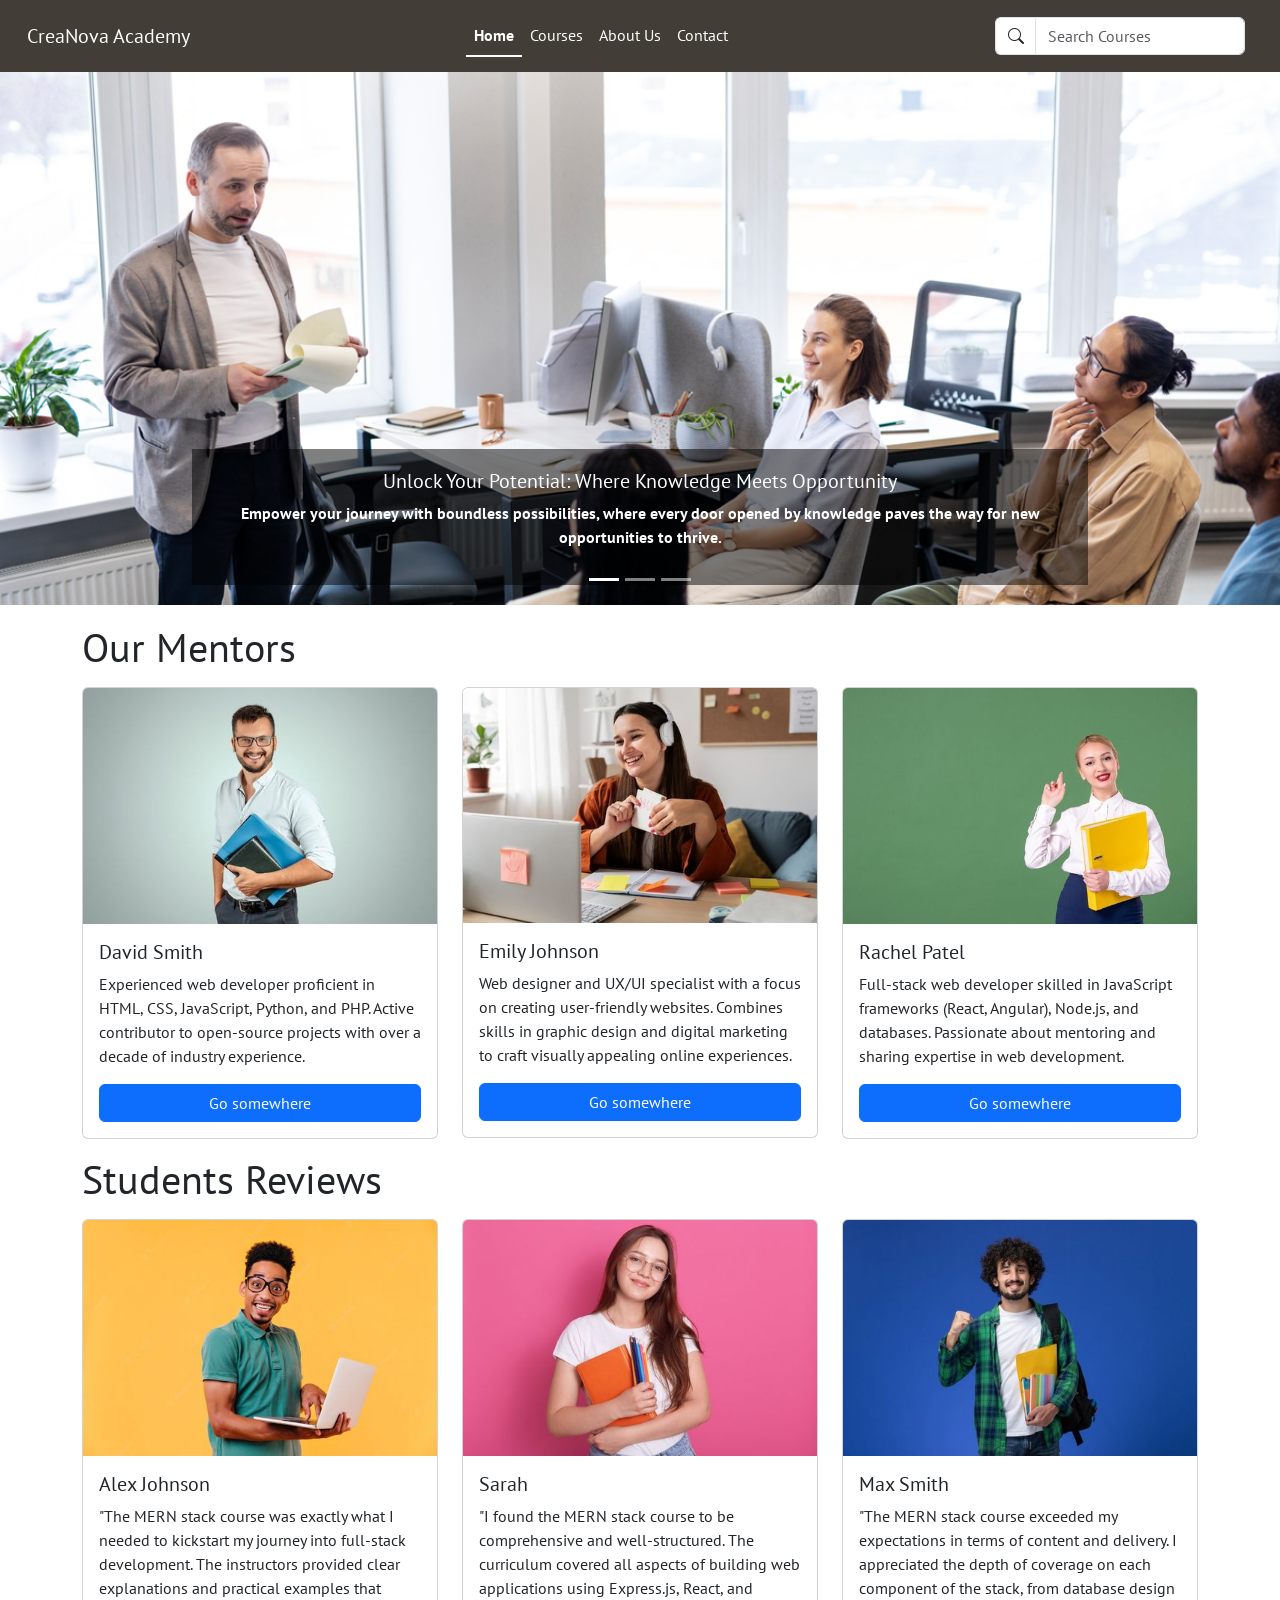
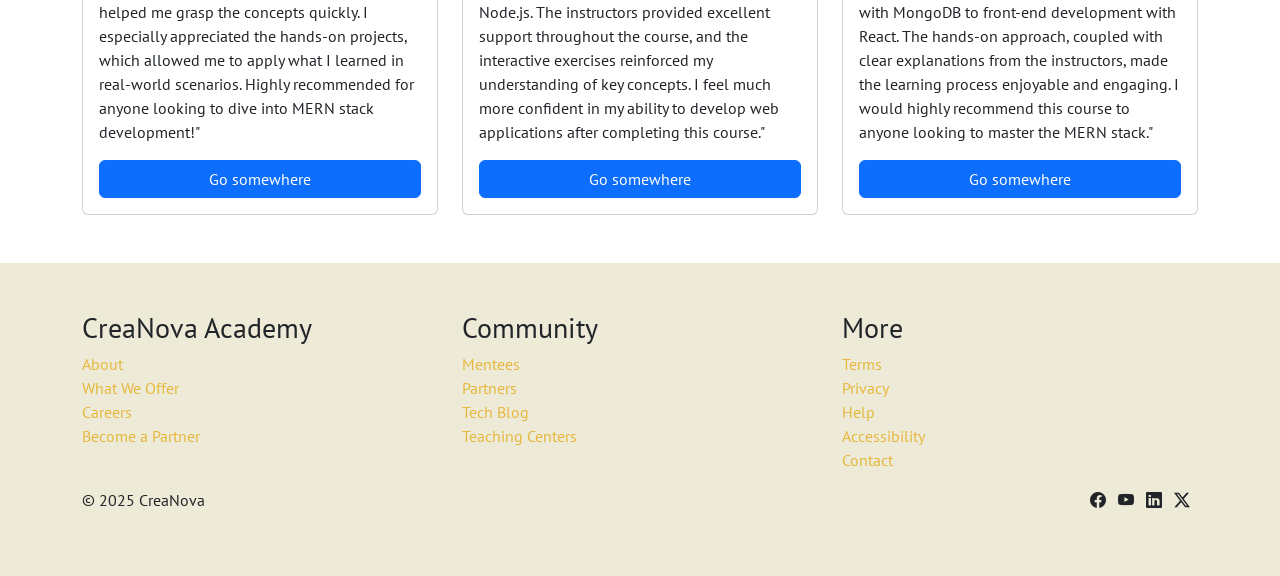
<file: index.html>
<!DOCTYPE html>
<html lang="en">
  <head>
    <meta charset="utf-8" />
    <meta name="viewport" content="width=device-width, initial-scale=1" />
    <title>CreaNova Academy</title>

    <!-- google fonts  -->
    <link rel="preconnect" href="https://fonts.googleapis.com" />
    <link rel="preconnect" href="https://fonts.gstatic.com" crossorigin />
    <link
      href="https://fonts.googleapis.com/css2?family=PT+Sans:ital,wght@0,400;0,700;1,400;1,700&display=swap"
      rel="stylesheet"
    />

    <!-- bootstrap cdn  -->
    <link
      href="https://cdn.jsdelivr.net/npm/bootstrap@5.3.8/dist/css/bootstrap.min.css"
      rel="stylesheet"
      integrity="sha384-sRIl4kxILFvY47J16cr9ZwB07vP4J8+LH7qKQnuqkuIAvNWLzeN8tE5YBujZqJLB"
      crossorigin="anonymous"
    />

    <!-- bootstrap icons  -->
    <link
      rel="stylesheet"
      href="https://cdn.jsdelivr.net/npm/bootstrap-icons@1.13.1/font/bootstrap-icons.min.css"
    />

    <!-- external stylesheet  -->
    <link rel="stylesheet" href="style.css" />
  </head>
  <body>
    <!-- navbar  -->
    <nav class="navbar navbar-expand-lg bg-navbar">
      <div class="container-fluid">
        <!-- brand  -->
        <a class="navbar-brand" href="#">CreaNova Academy </a>

        <!-- toogler icon  -->
        <button
          class="navbar-toggler"
          type="button"
          data-bs-toggle="collapse"
          data-bs-target="#navbarTogglerDemo02"
          aria-controls="navbarTogglerDemo02"
          aria-expanded="false"
          aria-label="Toggle navigation"
        >
          <span class="navbar-toggler-icon"></span>
        </button>

        <div class="collapse navbar-collapse" id="navbarTogglerDemo02">
          <!-- menu  -->
          <ul class="navbar-nav mx-auto mb-2 mb-lg-0">
            <li class="nav-item">
              <a class="nav-link active" aria-current="page" href="index.html"
                >Home</a
              >
            </li>
            <li class="nav-item">
              <a class="nav-link" href="courses.html">Courses </a>
            </li>
            <li class="nav-item">
              <a class="nav-link" href="about.html">About Us</a>
            </li>
            <li class="nav-item">
              <a class="nav-link" href="contact.html">Contact</a>
            </li>
          </ul>

          <!-- search form  -->
          <form class="d-flex" role="search">
            <div class="input-group">
              <span class="input-group-text bg-white border-end-0">
                <i class="bi bi-search bi-primary"></i>
              </span>
              <input
                class="form-control me-2"
                type="search"
                placeholder="Search Courses"
                aria-label="Search"
              />

              <!-- <button class="btn btn-outline-success" type="submit">
              Search
            </button> -->
            </div>
          </form>
        </div>
      </div>
    </nav>

    <!-- slider  -->
    <div id="slider" class="carousel slide">
      <!-- indicators  -->
      <div class="carousel-indicators">
        <button
          type="button"
          data-bs-target="#slider"
          data-bs-slide-to="0"
          class="active"
          aria-current="true"
          aria-label="Slide 1"
        ></button>

        <button
          type="button"
          data-bs-target="#slider"
          data-bs-slide-to="1"
          aria-label="Slide 2"
        ></button>

        <button
          type="button"
          data-bs-target="#slider"
          data-bs-slide-to="2"
          aria-label="Slide 3"
        ></button>
      </div>

      <!-- carousel inner  -->
      <div class="carousel-inner">
        <div class="carousel-item active">
          <img src="image/slier-image1.png" class="d-block w-100" alt="..." />
          <div class="carousel-caption d-none d-md-block">
            <h5>Unlock Your Potential: Where Knowledge Meets Opportunity</h5>
            <p>
              Empower your journey with boundless possibilities, where every
              door opened by knowledge paves the way for new opportunities to
              thrive.
            </p>
          </div>
        </div>

        <div class="carousel-item">
          <img src="image/slier-image2.png" class="d-block w-100" alt="..." />
          <div class="carousel-caption d-none d-md-block">
            <h5>Inspiring Minds, Igniting Futures</h5>
            <p>
              gnite your future through inspired learning, where each lesson
              sparks the flames of curiosity and fuels the path toward success.
            </p>
          </div>
        </div>

        <div class="carousel-item">
          <img src="image/slier-image3.png" class="d-block w-100" alt="..." />
          <div class="carousel-caption d-none d-md-block">
            <h5>Building Tomorrow's Leaders Today</h5>
            <p>
              Shape tomorrow's leaders with us, today, as we cultivate the
              skills, values, and vision necessary for impactful leadership in
              an ever-evolving world.
            </p>
          </div>
        </div>
      </div>

      <!-- previous btn  -->
      <button
        class="carousel-control-prev"
        type="button"
        data-bs-target="#slider"
        data-bs-slide="prev"
      >
        <span class="carousel-control-prev-icon" aria-hidden="true"></span>
        <span class="visually-hidden">Previous</span>
      </button>

      <!-- next btn  -->
      <button
        class="carousel-control-next"
        type="button"
        data-bs-target="#slider"
        data-bs-slide="next"
      >
        <span class="carousel-control-next-icon" aria-hidden="true"></span>
        <span class="visually-hidden">Next</span>
      </button>
    </div>

    <!-- our mentors section  -->
    <section id="our-mentors" class="mt-3">
      <div class="container">
        <h1>Our Mentors</h1>

        <div class="row">
          <div class="col-md-6 col-lg-4 mt-2">
            <div class="card">
              <img src="image/teacher-1.jpg" class="card-img-top" alt="..." />
              <div class="card-body">
                <h5 class="card-title">David Smith</h5>
                <p class="card-text">
                  Experienced web developer proficient in HTML, CSS, JavaScript,
                  Python, and PHP. Active contributor to open-source projects
                  with over a decade of industry experience.
                </p>
                <div class="d-grid">
                  <a href="#" class="btn btn-primary">Go somewhere</a>
                </div>
              </div>
            </div>
          </div>

          <div class="col-md-6 col-lg-4 mt-2">
            <div class="card">
              <img src="image/teacher-2.jpg" class="card-img-top" alt="..." />
              <div class="card-body">
                <h5 class="card-title">Emily Johnson</h5>
                <p class="card-text">
                  Web designer and UX/UI specialist with a focus on creating
                  user-friendly websites. Combines skills in graphic design and
                  digital marketing to craft visually appealing online
                  experiences.
                </p>
                <div class="d-grid">
                  <a href="#" class="btn btn-primary">Go somewhere</a>
                </div>
              </div>
            </div>
          </div>

          <div class="col-md-6 col-lg-4 mt-2">
            <div class="card">
              <img src="image/teacher-3.jpg" class="card-img-top" alt="..." />
              <div class="card-body">
                <h5 class="card-title">Rachel Patel</h5>
                <p class="card-text">
                  Full-stack web developer skilled in JavaScript frameworks
                  (React, Angular), Node.js, and databases. Passionate about
                  mentoring and sharing expertise in web development.
                </p>
                <div class="d-grid">
                  <a href="#" class="btn btn-primary">Go somewhere</a>
                </div>
              </div>
            </div>
          </div>
        </div>
      </div>
    </section>

    <!-- student review  -->
    <section id="student-review" class="mt-3">
      <div class="container">
        <h1>Students Reviews</h1>

        <div class="row">
          <div class="col-md-6 col-lg-4 mt-2">
            <div class="card">
              <img src="image/student-1.jpg" class="card-img-top" alt="..." />
              <div class="card-body">
                <h5 class="card-title">Alex Johnson</h5>
                <p class="card-text">
                  "The MERN stack course was exactly what I needed to kickstart
                  my journey into full-stack development. The instructors
                  provided clear explanations and practical examples that helped
                  me grasp the concepts quickly. I especially appreciated the
                  hands-on projects, which allowed me to apply what I learned in
                  real-world scenarios. Highly recommended for anyone looking to
                  dive into MERN stack development!"
                </p>
                <div class="d-grid">
                  <a href="#" class="btn btn-primary">Go somewhere</a>
                </div>
              </div>
            </div>
          </div>

          <div class="col-md-6 col-lg-4 mt-2">
            <div class="card">
              <img src="image/student-2.jpg" class="card-img-top" alt="..." />
              <div class="card-body">
                <h5 class="card-title">Sarah</h5>
                <p class="card-text">
                  "I found the MERN stack course to be comprehensive and
                  well-structured. The curriculum covered all aspects of
                  building web applications using Express.js, React, and
                  Node.js. The instructors provided excellent support throughout
                  the course, and the interactive exercises reinforced my
                  understanding of key concepts. I feel much more confident in
                  my ability to develop web applications after completing this
                  course."
                </p>
                <div class="d-grid">
                  <a href="#" class="btn btn-primary">Go somewhere</a>
                </div>
              </div>
            </div>
          </div>

          <div class="col-md-6 col-lg-4 mt-2">
            <div class="card">
              <img src="image/student-3.jpg" class="card-img-top" alt="..." />
              <div class="card-body">
                <h5 class="card-title">Max Smith</h5>
                <p class="card-text">
                  "The MERN stack course exceeded my expectations in terms of
                  content and delivery. I appreciated the depth of coverage on
                  each component of the stack, from database design with MongoDB
                  to front-end development with React. The hands-on approach,
                  coupled with clear explanations from the instructors, made the
                  learning process enjoyable and engaging. I would highly
                  recommend this course to anyone looking to master the MERN
                  stack."
                </p>
                <div class="d-grid">
                  <a href="#" class="btn btn-primary">Go somewhere</a>
                </div>
              </div>
            </div>
          </div>
        </div>
      </div>
    </section>

    <!-- footer section  -->
    <footer class="bg-footer mt-5">
      <div class="container py-5">
        <div class="row">
          <div class="col-md-4">
            <div class="text-center text-md-start">
              <h3>CreaNova Academy</h3>
              <ul class="list-unstyled">
                <li><a href="#" class="text-decoration-none">About</a></li>
                <li>
                  <a href="#" class="text-decoration-none">What We Offer</a>
                </li>
                <li><a href="#" class="text-decoration-none">Careers</a></li>
                <li>
                  <a href="#" class="text-decoration-none">Become a Partner</a>
                </li>
              </ul>
            </div>
          </div>

          <div class="col-md-4">
            <div class="text-center text-md-start">
              <h3>Community</h3>
              <ul class="list-unstyled">
                <li><a href="#" class="text-decoration-none">Mentees</a></li>
                <li>
                  <a href="#" class="text-decoration-none">Partners</a>
                </li>
                <li><a href="#" class="text-decoration-none">Tech Blog</a></li>
                <li>
                  <a href="#" class="text-decoration-none">Teaching Centers</a>
                </li>
              </ul>
            </div>
          </div>

          <div class="col-md-4">
            <div class="text-center text-md-start">
              <h3>More</h3>
              <ul class="list-unstyled">
                <li><a href="#" class="text-decoration-none">Terms</a></li>
                <li>
                  <a href="#" class="text-decoration-none">Privacy</a>
                </li>
                <li><a href="#" class="text-decoration-none">Help</a></li>
                <li>
                  <a href="#" class="text-decoration-none">Accessibility</a>
                </li>
                <li>
                  <a href="#" class="text-decoration-none">Contact</a>
                </li>
              </ul>
            </div>
          </div>
        </div>

        <div class="row">
          <div class="col-md-6">
            <p class="text-center text-md-start">&copy; 2025 CreaNova</p>
          </div>
          <div class="col-md-6">
            <div class="social-icons text-center text-md-end">
              <i class="bi bi-facebook me-2"></i>
              <i class="bi bi-youtube me-2"></i>
              <i class="bi bi-linkedin me-2"></i>
              <i class="bi bi-twitter-x me-2"></i>
            </div>
          </div>
        </div>
      </div>
    </footer>
    <!-- bootstrap cdn js  -->
    <script
      src="https://cdn.jsdelivr.net/npm/bootstrap@5.3.8/dist/js/bootstrap.bundle.min.js"
      integrity="sha384-FKyoEForCGlyvwx9Hj09JcYn3nv7wiPVlz7YYwJrWVcXK/BmnVDxM+D2scQbITxI"
      crossorigin="anonymous"
    ></script>
  </body>
</html>
</file>
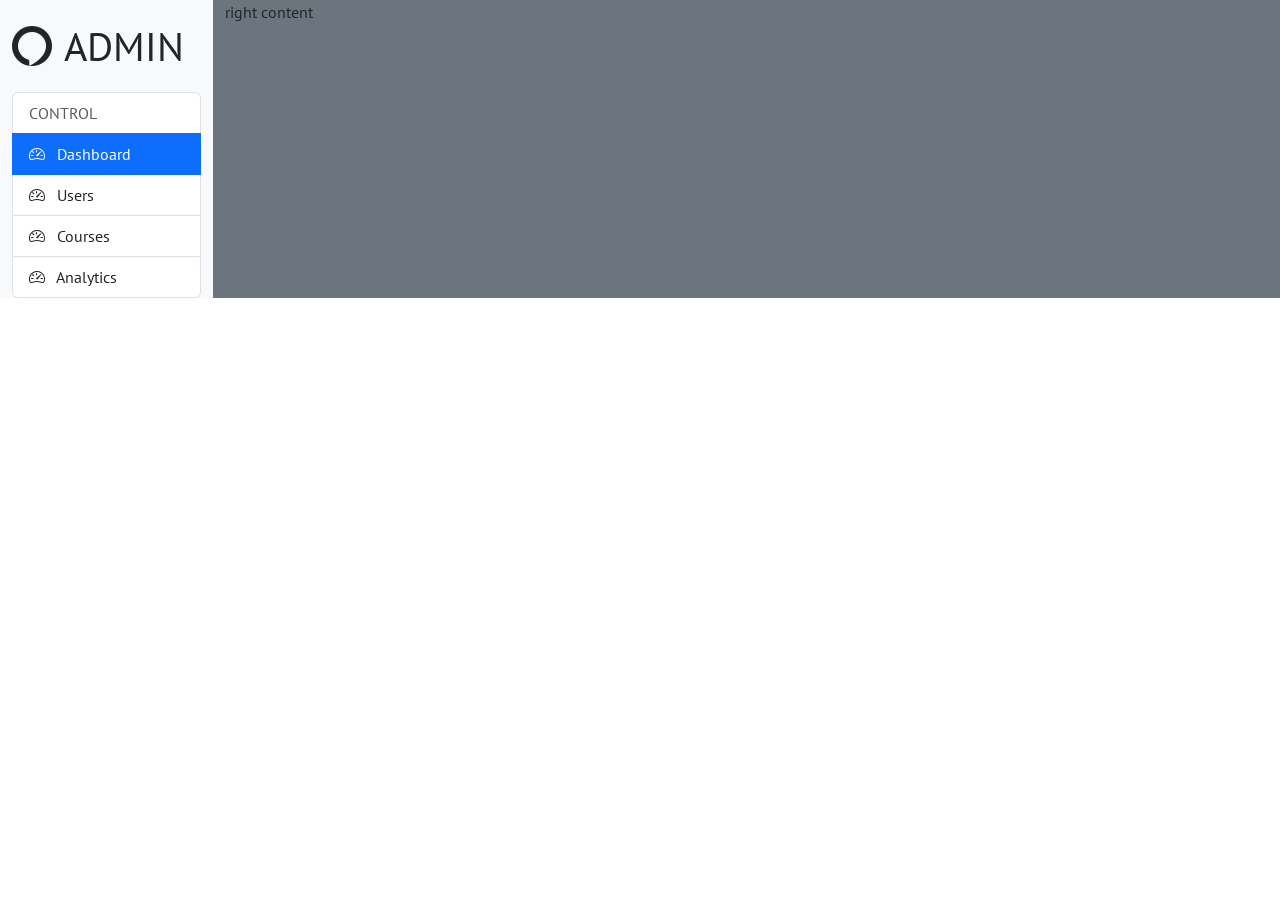
<file: admin/index.html>
<!DOCTYPE html>
<html lang="en">
  <head>
    <meta charset="utf-8" />
    <meta name="viewport" content="width=device-width, initial-scale=1" />
    <title>CreaNova Academy</title>

    <!-- google fonts  -->
    <link rel="preconnect" href="https://fonts.googleapis.com" />
    <link rel="preconnect" href="https://fonts.gstatic.com" crossorigin />
    <link
      href="https://fonts.googleapis.com/css2?family=PT+Sans:ital,wght@0,400;0,700;1,400;1,700&display=swap"
      rel="stylesheet"
    />

    <!-- bootstrap cdn  -->
    <link
      href="https://cdn.jsdelivr.net/npm/bootstrap@5.3.8/dist/css/bootstrap.min.css"
      rel="stylesheet"
      integrity="sha384-sRIl4kxILFvY47J16cr9ZwB07vP4J8+LH7qKQnuqkuIAvNWLzeN8tE5YBujZqJLB"
      crossorigin="anonymous"
    />

    <!-- bootstrap icons  -->
    <link
      rel="stylesheet"
      href="https://cdn.jsdelivr.net/npm/bootstrap-icons@1.13.1/font/bootstrap-icons.min.css"
    />

    <!-- external stylesheet  -->
    <link rel="stylesheet" href="style.css" />
  </head>
  <body>
    <div class="container-fluid">
      <div class="row">
        <div class="col-2 bg-light">
          <!-- logo  -->
          <div class="logo py-3 text-center text-lg-start">
            <i class="bi bi-alexa fs-1 me-2"></i>
            <h1 class="d-none d-lg-inline text-uppercase">admin</h1>
          </div>

          <!-- control list group -->
          <div class="list-group">
            <a
              href="#"
              class="list-group-item list-group-item-action d-none d-lg-block text-uppercase disabled"
              aria-current="true"
            >
              control
            </a>
            <a
              href="#"
              class="list-group-item list-group-item-action active text-center text-lg-start"
            >
              <i class="bi bi-speedometer2 me-2"></i>
              <span class="d-none d-lg-inline">Dashboard</span></a
            >

            <a
              href="#"
              class="list-group-item list-group-item-action text-center text-lg-start"
            >
              <i class="bi bi-speedometer2 me-2"></i>
              <span class="d-none d-lg-inline">Users</span></a
            >

            <a
              href="#"
              class="list-group-item list-group-item-action text-center text-lg-start"
            >
              <i class="bi bi-speedometer2 me-2"></i>
              <span class="d-none d-lg-inline">Courses</span></a
            >

            <a
              href="#"
              class="list-group-item list-group-item-action text-center text-lg-start"
            >
              <i class="bi bi-speedometer2 me-2"></i>
              <span class="d-none d-lg-inline">Analytics</span></a
            >
          </div>
        </div>
        <div class="col-10 bg-secondary">right content</div>
      </div>
    </div>
    <!-- bootstrap cdn js  -->
    <script
      src="https://cdn.jsdelivr.net/npm/bootstrap@5.3.8/dist/js/bootstrap.bundle.min.js"
      integrity="sha384-FKyoEForCGlyvwx9Hj09JcYn3nv7wiPVlz7YYwJrWVcXK/BmnVDxM+D2scQbITxI"
      crossorigin="anonymous"
    ></script>
  </body>
</html>
</file>
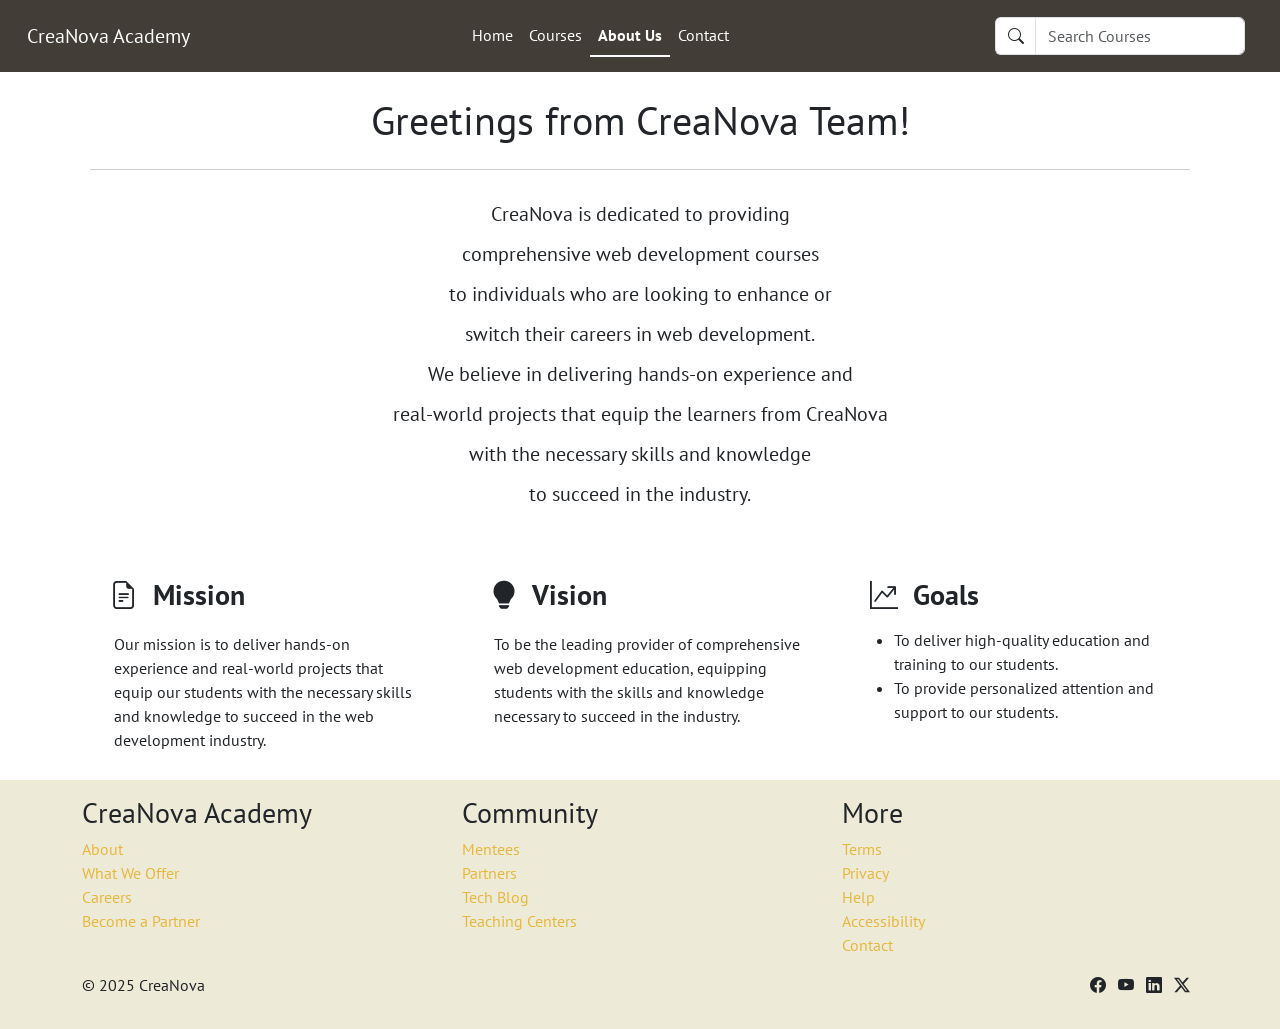
<file: about.html>
<!DOCTYPE html>
<html lang="en">
  <head>
    <meta charset="utf-8" />
    <meta name="viewport" content="width=device-width, initial-scale=1" />
    <title>Courses</title>

    <!-- google fonts  -->
    <link rel="preconnect" href="https://fonts.googleapis.com" />
    <link rel="preconnect" href="https://fonts.gstatic.com" crossorigin />
    <link
      href="https://fonts.googleapis.com/css2?family=PT+Sans:ital,wght@0,400;0,700;1,400;1,700&display=swap"
      rel="stylesheet"
    />

    <!-- bootstrap cdn  -->
    <link
      href="https://cdn.jsdelivr.net/npm/bootstrap@5.3.8/dist/css/bootstrap.min.css"
      rel="stylesheet"
      integrity="sha384-sRIl4kxILFvY47J16cr9ZwB07vP4J8+LH7qKQnuqkuIAvNWLzeN8tE5YBujZqJLB"
      crossorigin="anonymous"
    />

    <!-- bootstrap icons  -->
    <link
      rel="stylesheet"
      href="https://cdn.jsdelivr.net/npm/bootstrap-icons@1.13.1/font/bootstrap-icons.min.css"
    />

    <!-- external stylesheet  -->
    <link rel="stylesheet" href="style.css" />
  </head>
  <body>
    <!-- navbar  -->
    <nav class="navbar navbar-expand-lg bg-navbar">
      <div class="container-fluid">
        <!-- brand  -->
        <a class="navbar-brand" href="#">CreaNova Academy </a>

        <!-- toogler icon  -->
        <button
          class="navbar-toggler"
          type="button"
          data-bs-toggle="collapse"
          data-bs-target="#navbarTogglerDemo02"
          aria-controls="navbarTogglerDemo02"
          aria-expanded="false"
          aria-label="Toggle navigation"
        >
          <span class="navbar-toggler-icon"></span>
        </button>

        <div class="collapse navbar-collapse" id="navbarTogglerDemo02">
          <!-- menu  -->
          <ul class="navbar-nav mx-auto mb-2 mb-lg-0">
            <li class="nav-item">
              <a class="nav-link" aria-current="page" href="index.html">Home</a>
            </li>

            <li class="nav-item">
              <a class="nav-link" href="courses.html">Courses </a>
            </li>

            <li class="nav-item">
              <a class="nav-link active" href="about.html">About Us</a>
            </li>
            <li class="nav-item">
              <a class="nav-link" href="contact.html">Contact</a>
            </li>
          </ul>

          <!-- search form  -->
          <!-- search form  -->
          <form class="d-flex" role="search">
            <div class="input-group">
              <span class="input-group-text bg-white border-end-0">
                <i class="bi bi-search"></i>
              </span>
              <input
                class="form-control me-2"
                type="search"
                placeholder="Search Courses"
                aria-label="Search"
              />

              <!-- <button class="btn btn-outline-success" type="submit">
              Search
            </button> -->
            </div>
          </form>
        </div>
      </div>
    </nav>

    <!-- header section  -->
    <section class="about py-3">
      <div class="container">
        <div class="text-center p-2">
          <h1 class="underline-text">Greetings from CreaNova Team!</h1>
          <p class="mt-4 lh-lg fs-5">
            CreaNova is dedicated to providing <br />comprehensive web
            development courses <br />
            to individuals who are looking to enhance or <br />
            switch their careers in web development. <br />
            We believe in delivering hands-on experience and <br />
            real-world projects that equip the learners from CreaNova <br />
            with the necessary skills and knowledge <br />
            to succeed in the industry.
          </p>
        </div>
      </div>
    </section>

    <!-- mission section  -->
    <section id="mission" class="py-2 mt-3">
      <div class="container">
        <div class="row">
          <div class="col-md-12 col-lg-4 px-3 px-sm-4">
            <h3 class="card-title pb-3 ms-2 fw-bold">
              <i class="bi bi-file-earmark-text p-2"></i>
              Mission
            </h3>
            <p class="card-text p-1 ms-3">
              Our mission is to deliver hands-on experience and real-world
              projects that equip our students with the necessary skills and
              knowledge to succeed in the web development industry.
            </p>
          </div>
          <div class="col-md-12 col-lg-4 px-3 px-sm-4">
            <h3 class="card-title pb-3 ms-2 fw-bold">
              <i class="bi bi-lightbulb-fill p-2"></i>
              Vision
            </h3>
            <p class="card-text p-1 ms-3">
              To be the leading provider of comprehensive web development
              education, equipping students with the skills and knowledge
              necessary to succeed in the industry.
            </p>
          </div>
          <div class="col-md-12 col-lg-4 px-3 px-sm-4">
            <h3 class="card-title pb-3 ms-2 fw-bold">
              <i class="bi bi-graph-up-arrow p-2"></i>
              Goals
            </h3>
            <ul>
              <li class="ms-2">
                To deliver high-quality education and training to our students.
              </li>
              <li class="ms-2">
                To provide personalized attention and support to our students.
              </li>
            </ul>
          </div>
        </div>
      </div>
    </section>

    <!-- footer section  -->
    <footer class="bg-footer mt-3">
      <div class="container py-3">
        <div class="row">
          <div class="col-md-4">
            <div class="text-center text-md-start">
              <h3>CreaNova Academy</h3>
              <ul class="list-unstyled">
                <li><a href="#" class="text-decoration-none">About</a></li>
                <li>
                  <a href="#" class="text-decoration-none">What We Offer</a>
                </li>
                <li><a href="#" class="text-decoration-none">Careers</a></li>
                <li>
                  <a href="#" class="text-decoration-none">Become a Partner</a>
                </li>
              </ul>
            </div>
          </div>

          <div class="col-md-4">
            <div class="text-center text-md-start">
              <h3>Community</h3>
              <ul class="list-unstyled">
                <li><a href="#" class="text-decoration-none">Mentees</a></li>
                <li>
                  <a href="#" class="text-decoration-none">Partners</a>
                </li>
                <li><a href="#" class="text-decoration-none">Tech Blog</a></li>
                <li>
                  <a href="#" class="text-decoration-none">Teaching Centers</a>
                </li>
              </ul>
            </div>
          </div>

          <div class="col-md-4">
            <div class="text-center text-md-start">
              <h3>More</h3>
              <ul class="list-unstyled">
                <li><a href="#" class="text-decoration-none">Terms</a></li>
                <li>
                  <a href="#" class="text-decoration-none">Privacy</a>
                </li>
                <li><a href="#" class="text-decoration-none">Help</a></li>
                <li>
                  <a href="#" class="text-decoration-none">Accessibility</a>
                </li>
                <li>
                  <a href="#" class="text-decoration-none">Contact</a>
                </li>
              </ul>
            </div>
          </div>
        </div>

        <div class="row">
          <div class="col-md-6">
            <p class="text-center text-md-start">&copy; 2025 CreaNova</p>
          </div>
          <div class="col-md-6">
            <div class="social-icons text-center text-md-end">
              <i class="bi bi-facebook me-2"></i>
              <i class="bi bi-youtube me-2"></i>
              <i class="bi bi-linkedin me-2"></i>
              <i class="bi bi-twitter-x me-2"></i>
            </div>
          </div>
        </div>
      </div>
    </footer>
    <!-- bootstrap cdn js  -->
    <script
      src="https://cdn.jsdelivr.net/npm/bootstrap@5.3.8/dist/js/bootstrap.bundle.min.js"
      integrity="sha384-FKyoEForCGlyvwx9Hj09JcYn3nv7wiPVlz7YYwJrWVcXK/BmnVDxM+D2scQbITxI"
      crossorigin="anonymous"
    ></script>
  </body>
</html>
</file>
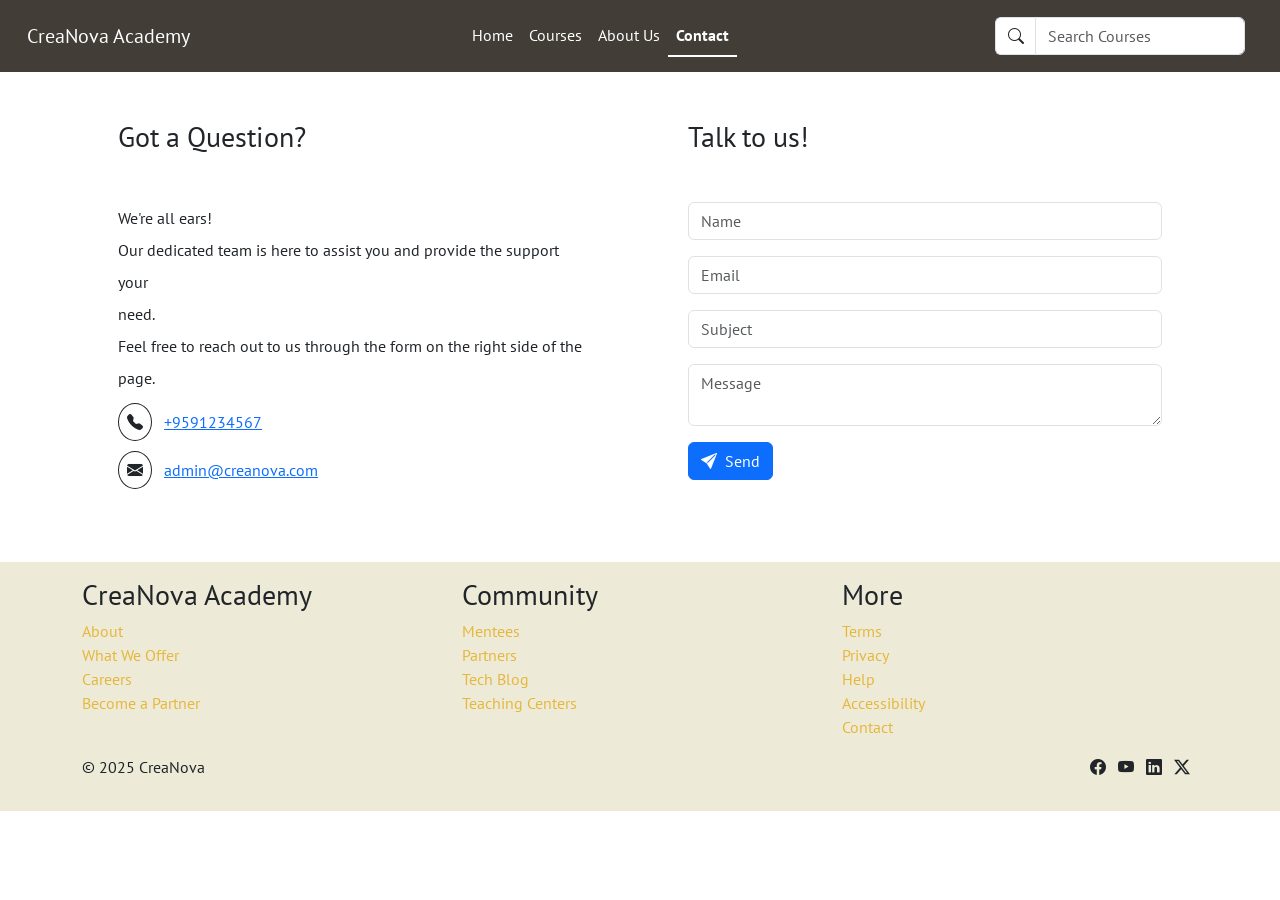
<file: contact.html>
<!DOCTYPE html>
<html lang="en">
  <head>
    <meta charset="utf-8" />
    <meta name="viewport" content="width=device-width, initial-scale=1" />
    <title>Courses</title>

    <!-- google fonts  -->
    <link rel="preconnect" href="https://fonts.googleapis.com" />
    <link rel="preconnect" href="https://fonts.gstatic.com" crossorigin />
    <link
      href="https://fonts.googleapis.com/css2?family=PT+Sans:ital,wght@0,400;0,700;1,400;1,700&display=swap"
      rel="stylesheet"
    />

    <!-- bootstrap cdn  -->
    <link
      href="https://cdn.jsdelivr.net/npm/bootstrap@5.3.8/dist/css/bootstrap.min.css"
      rel="stylesheet"
      integrity="sha384-sRIl4kxILFvY47J16cr9ZwB07vP4J8+LH7qKQnuqkuIAvNWLzeN8tE5YBujZqJLB"
      crossorigin="anonymous"
    />

    <!-- bootstrap icons  -->
    <link
      rel="stylesheet"
      href="https://cdn.jsdelivr.net/npm/bootstrap-icons@1.13.1/font/bootstrap-icons.min.css"
    />

    <!-- external stylesheet  -->
    <link rel="stylesheet" href="style.css" />
  </head>
  <body>
    <!-- navbar  -->
    <nav class="navbar navbar-expand-lg bg-navbar">
      <div class="container-fluid">
        <!-- brand  -->
        <a class="navbar-brand" href="#">CreaNova Academy </a>

        <!-- toogler icon  -->
        <button
          class="navbar-toggler"
          type="button"
          data-bs-toggle="collapse"
          data-bs-target="#navbarTogglerDemo02"
          aria-controls="navbarTogglerDemo02"
          aria-expanded="false"
          aria-label="Toggle navigation"
        >
          <span class="navbar-toggler-icon"></span>
        </button>

        <div class="collapse navbar-collapse" id="navbarTogglerDemo02">
          <!-- menu  -->
          <ul class="navbar-nav mx-auto mb-2 mb-lg-0">
            <li class="nav-item">
              <a class="nav-link" aria-current="page" href="index.html">Home</a>
            </li>

            <li class="nav-item">
              <a class="nav-link" href="courses.html">Courses </a>
            </li>

            <li class="nav-item">
              <a class="nav-link" href="about.html">About Us</a>
            </li>
            <li class="nav-item">
              <a class="nav-link active" href="contact.html">Contact</a>
            </li>
          </ul>

          <!-- search form  -->
          <!-- search form  -->
          <form class="d-flex" role="search">
            <div class="input-group">
              <span class="input-group-text bg-white border-end-0">
                <i class="bi bi-search"></i>
              </span>
              <input
                class="form-control me-2"
                type="search"
                placeholder="Search Courses"
                aria-label="Search"
              />

              <!-- <button class="btn btn-outline-success" type="submit">
              Search
            </button> -->
            </div>
          </form>
        </div>
      </div>
    </nav>

    <!-- header section  -->
    <section id="contact" class="py-5">
      <div class="container">
        <div class="row g-4">
          <!-- Text column -->
          <div class="col-lg-6 col-12 px-4 px-sm-5">
            <h1 class="card-title pb-5 fs-3 me-3">Got a Question?</h1>
            <p class="lh-lg">
              We're all ears! <br />
              Our dedicated team is here to assist you and provide the support
              your <br />
              need. <br />
              Feel free to reach out to us through the form on the right side of
              the page.
            </p>

            <p class="pb-2">
              <i
                class="bi bi-telephone-fill me-2 border rounded-circle p-2 border-dark"
              ></i>
              <a href="tel:+9591234567">+9591234567</a>
            </p>

            <p>
              <i
                class="bi bi-envelope-fill me-2 border rounded-circle p-2 border-dark"
              ></i>
              <a href="mailto:admin@creanova.com">admin@creanova.com</a>
            </p>
          </div>

          <!-- Form column -->
          <div class="col-lg-6 col-12 px-4 px-sm-5">
            <h1 class="card-title pb-5 fs-3 me-3">Talk to us!</h1>
            <form>
              <div class="mb-3">
                <input type="text" class="form-control" placeholder="Name" />
              </div>
              <div class="mb-3">
                <input type="email" class="form-control" placeholder="Email" />
              </div>
              <div class="mb-3">
                <input type="text" class="form-control" placeholder="Subject" />
              </div>
              <div class="mb-3">
                <textarea class="form-control" placeholder="Message"></textarea>
              </div>
              <button class="btn btn-primary">
                <i class="bi bi-send-fill me-1"></i> Send
              </button>
            </form>
          </div>
        </div>
      </div>
    </section>

    <!-- <section id="contact" class="py-2 mt-5">
      <div class="container">
        <h1 class="card-title pb-2">Got a Question?</h1>
        <div class="row g-4">
          <div class="col-lg-6 col-12 px-3">
            <p class="card-text lh-lg mt-3">
              We're all ears! <br />
              Our dedicated team is here to assist you and provide the support
              your <br />
              need. <br />
              Feel free to reach out to us through the form on the right side of
              the page.
            </p>

            <p class="pb-3">
              <i
                class="bi bi-telephone-fill me-2 border rounded-circle p-2 border-dark"
              ></i
              ><a href="tel:+9591234567">+9591234567</a>
            </p>

            <p>
              <i
                class="bi bi-envelope-fill me-2 border rounded-circle p-2 border-dark"
              ></i>
              <a href="mailto:admin@creanova.com">admin@creanova.com></a>
            </p>
          </div>

          <div class="col-lg-6 col-12 px-3">
            <h1 class="card-title pb-3 mb-S">Talk to us!</h1>
            <form action="" class="d-block">
              <div class="mb-3">
                <label for=""></label>
                <input type="text" name="" id="" placeholder="Name" />
              </div>
              <div class="mb-3">
                <label for=""></label>
                <input type="text" name="" id="" placeholder="Email" />
              </div>
              <div class="mb-3">
                <label for=""></label>
                <input type="text" name="" id="" placeholder="Subject" />
              </div>
              <div class="mb-3">
                <label for=""></label>
                <textarea name="" id="" placeholder="Message"></textarea>
              </div>
              <button class="btn btn-primary">
                <i class="bi bi-send-fill me-1"></i>
                send
              </button>
            </form>
          </div>
        </div>
      </div>
    </section> -->
    <!-- footer section  -->
    <footer class="bg-footer mt-3">
      <div class="container py-3">
        <div class="row">
          <div class="col-md-4">
            <div class="text-center text-md-start">
              <h3>CreaNova Academy</h3>
              <ul class="list-unstyled">
                <li><a href="#" class="text-decoration-none">About</a></li>
                <li>
                  <a href="#" class="text-decoration-none">What We Offer</a>
                </li>
                <li><a href="#" class="text-decoration-none">Careers</a></li>
                <li>
                  <a href="#" class="text-decoration-none">Become a Partner</a>
                </li>
              </ul>
            </div>
          </div>

          <div class="col-md-4">
            <div class="text-center text-md-start">
              <h3>Community</h3>
              <ul class="list-unstyled">
                <li><a href="#" class="text-decoration-none">Mentees</a></li>
                <li>
                  <a href="#" class="text-decoration-none">Partners</a>
                </li>
                <li><a href="#" class="text-decoration-none">Tech Blog</a></li>
                <li>
                  <a href="#" class="text-decoration-none">Teaching Centers</a>
                </li>
              </ul>
            </div>
          </div>

          <div class="col-md-4">
            <div class="text-center text-md-start">
              <h3>More</h3>
              <ul class="list-unstyled">
                <li><a href="#" class="text-decoration-none">Terms</a></li>
                <li>
                  <a href="#" class="text-decoration-none">Privacy</a>
                </li>
                <li><a href="#" class="text-decoration-none">Help</a></li>
                <li>
                  <a href="#" class="text-decoration-none">Accessibility</a>
                </li>
                <li>
                  <a href="#" class="text-decoration-none">Contact</a>
                </li>
              </ul>
            </div>
          </div>
        </div>

        <div class="row">
          <div class="col-md-6">
            <p class="text-center text-md-start">&copy; 2025 CreaNova</p>
          </div>
          <div class="col-md-6">
            <div class="social-icons text-center text-md-end">
              <i class="bi bi-facebook me-2"></i>
              <i class="bi bi-youtube me-2"></i>
              <i class="bi bi-linkedin me-2"></i>
              <i class="bi bi-twitter-x me-2"></i>
            </div>
          </div>
        </div>
      </div>
    </footer>
    <!-- bootstrap cdn js  -->
    <script
      src="https://cdn.jsdelivr.net/npm/bootstrap@5.3.8/dist/js/bootstrap.bundle.min.js"
      integrity="sha384-FKyoEForCGlyvwx9Hj09JcYn3nv7wiPVlz7YYwJrWVcXK/BmnVDxM+D2scQbITxI"
      crossorigin="anonymous"
    ></script>
  </body>
</html>
</file>
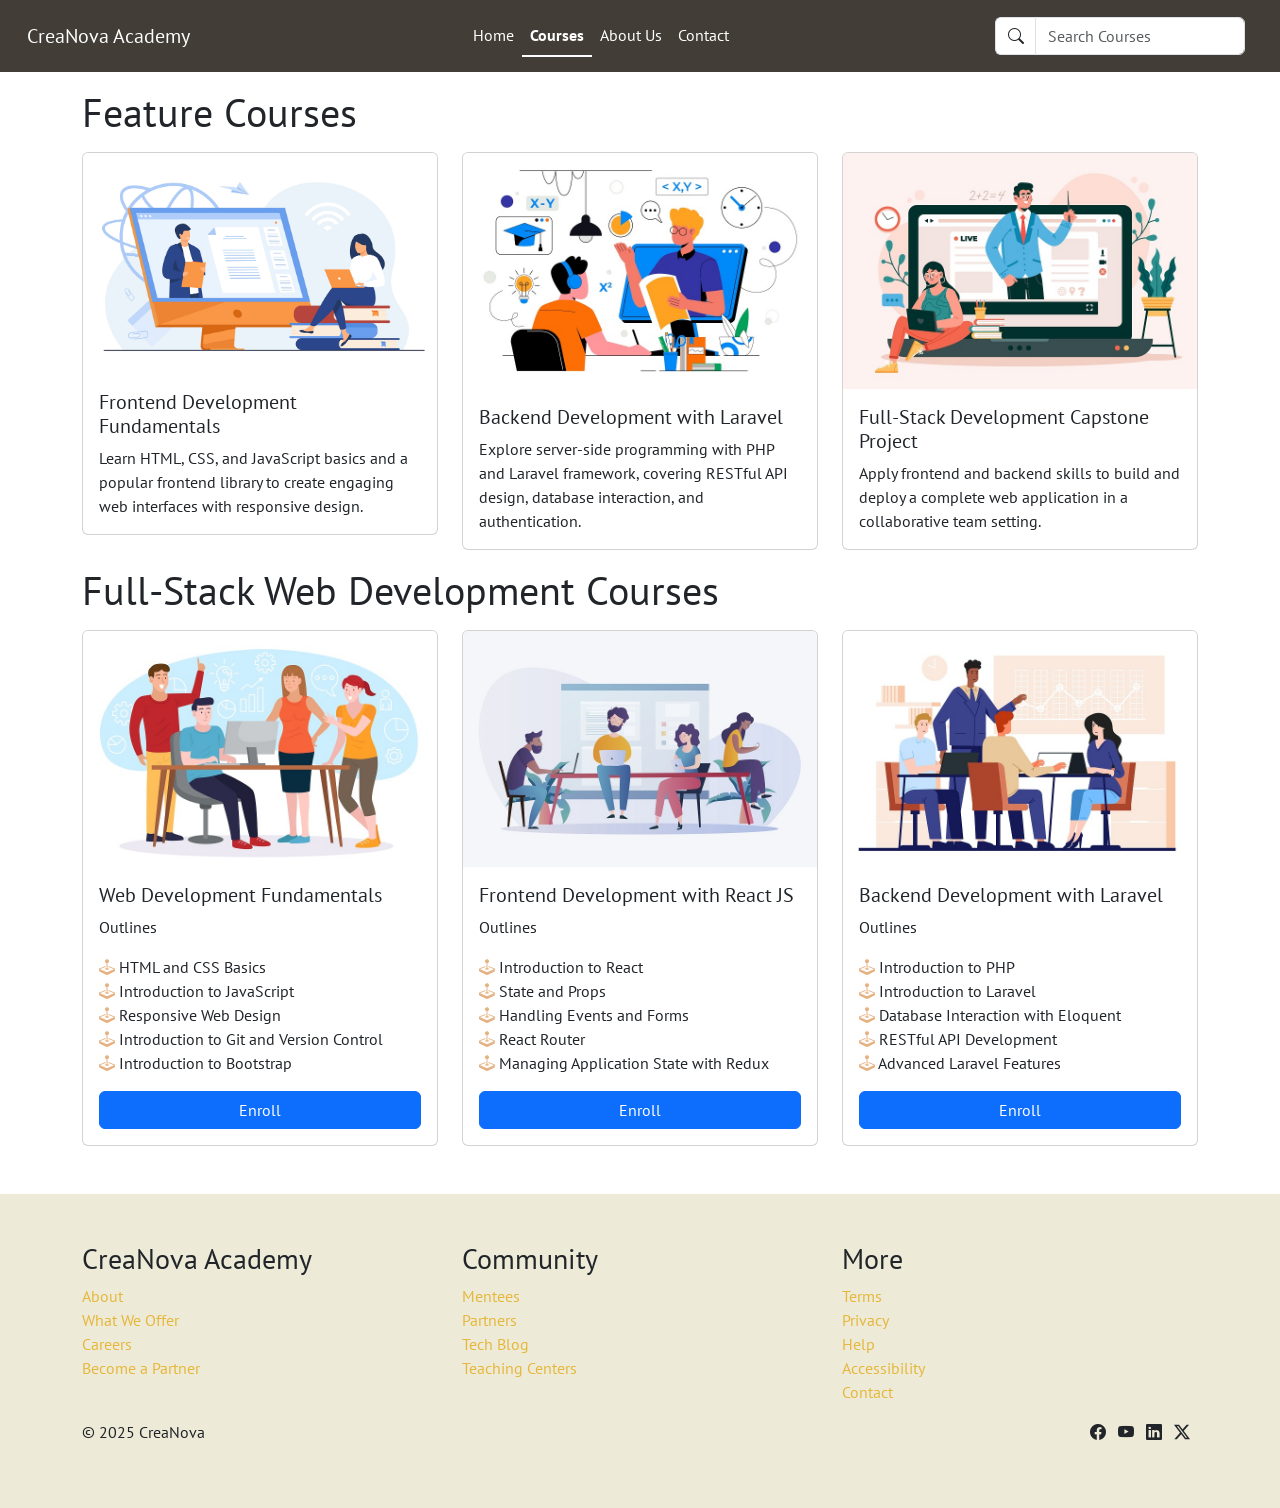
<file: courses.html>
<!DOCTYPE html>
<html lang="en">
  <head>
    <meta charset="utf-8" />
    <meta name="viewport" content="width=device-width, initial-scale=1" />
    <title>Courses</title>

    <!-- google fonts  -->
    <link rel="preconnect" href="https://fonts.googleapis.com" />
    <link rel="preconnect" href="https://fonts.gstatic.com" crossorigin />
    <link
      href="https://fonts.googleapis.com/css2?family=PT+Sans:ital,wght@0,400;0,700;1,400;1,700&display=swap"
      rel="stylesheet"
    />

    <!-- bootstrap cdn  -->
    <link
      href="https://cdn.jsdelivr.net/npm/bootstrap@5.3.8/dist/css/bootstrap.min.css"
      rel="stylesheet"
      integrity="sha384-sRIl4kxILFvY47J16cr9ZwB07vP4J8+LH7qKQnuqkuIAvNWLzeN8tE5YBujZqJLB"
      crossorigin="anonymous"
    />

    <!-- bootstrap icons  -->
    <link
      rel="stylesheet"
      href="https://cdn.jsdelivr.net/npm/bootstrap-icons@1.13.1/font/bootstrap-icons.min.css"
    />

    <!-- external stylesheet  -->
    <link rel="stylesheet" href="style.css" />
  </head>
  <body>
    <!-- navbar  -->
    <nav class="navbar navbar-expand-lg bg-navbar">
      <div class="container-fluid">
        <!-- brand  -->
        <a class="navbar-brand" href="index.html">CreaNova Academy </a>

        <!-- toogler icon  -->
        <button
          class="navbar-toggler"
          type="button"
          data-bs-toggle="collapse"
          data-bs-target="#navbarTogglerDemo02"
          aria-controls="navbarTogglerDemo02"
          aria-expanded="false"
          aria-label="Toggle navigation"
        >
          <span class="navbar-toggler-icon"></span>
        </button>

        <div class="collapse navbar-collapse" id="navbarTogglerDemo02">
          <!-- menu  -->
          <ul class="navbar-nav mx-auto mb-2 mb-lg-0">
            <li class="nav-item">
              <a class="nav-link" aria-current="page" href="index.html">Home</a>
            </li>
            <li class="nav-item">
              <a class="nav-link active" href="courses.html">Courses</a>
            </li>
            <li class="nav-item">
              <a class="nav-link" href="about.html">About Us</a>
            </li>
            <li class="nav-item">
              <a class="nav-link" href="contact.html">Contact</a>
            </li>
          </ul>

          <!-- search form  -->
          <!-- search form  -->
          <form class="d-flex" role="search">
            <div class="input-group">
              <span class="input-group-text bg-white border-end-0">
                <i class="bi bi-search"></i>
              </span>
              <input
                class="form-control me-2"
                type="search"
                placeholder="Search Courses"
                aria-label="Search"
              />

              <!-- <button class="btn btn-outline-success" type="submit">
              Search
            </button> -->
            </div>
          </form>
        </div>
      </div>
    </nav>

    <!-- Feature Courses section  -->
    <section id="feature-courses" class="mt-3">
      <div class="container">
        <h1>Feature Courses</h1>

        <div class="row">
          <div class="col-md-6 col-lg-4 mt-2">
            <div class="card">
              <img
                src="image/edited-feature-course-1.jpg"
                class="card-img-top"
                alt="..."
              />
              <div class="card-body">
                <h5 class="card-title">Frontend Development Fundamentals</h5>
                <p class="card-text">
                  Learn HTML, CSS, and JavaScript basics and a popular frontend
                  library to create engaging web interfaces with responsive
                  design.
                </p>
              </div>
            </div>
          </div>

          <div class="col-md-6 col-lg-4 mt-2">
            <div class="card">
              <img
                src="image/edited-feature-course-2.jpg"
                class="card-img-top"
                alt="..."
              />
              <div class="card-body">
                <h5 class="card-title">Backend Development with Laravel</h5>
                <p class="card-text">
                  Explore server-side programming with PHP and Laravel
                  framework, covering RESTful API design, database interaction,
                  and authentication.
                </p>
              </div>
            </div>
          </div>

          <div class="col-md-6 col-lg-4 mt-2">
            <div class="card">
              <img
                src="image/edited-feature-course-3.jpg"
                class="card-img-top"
                alt="..."
              />
              <div class="card-body">
                <h5 class="card-title">
                  Full-Stack Development Capstone Project
                </h5>
                <p class="card-text">
                  Apply frontend and backend skills to build and deploy a
                  complete web application in a collaborative team setting.
                </p>
              </div>
            </div>
          </div>
        </div>
      </div>
    </section>

    <!-- courses  -->
    <section id="courses" class="mt-3">
      <div class="container">
        <h1>Full-Stack Web Development Courses</h1>

        <div class="row">
          <div class="col-md-6 col-lg-4 mt-2">
            <div class="card">
              <img
                src="image/edited-course-1.jpg"
                class="card-img-top"
                alt="..."
              />
              <div class="card-body">
                <h5 class="card-title">Web Development Fundamentals</h5>
                <p class="card-text">Outlines</p>
                <ul class="list-unstyled">
                  <li>
                    <i class="bi bi-joystick"></i>
                    HTML and CSS Basics
                  </li>
                  <li>
                    <i class="bi bi-joystick"></i>
                    Introduction to JavaScript
                  </li>
                  <li>
                    <i class="bi bi-joystick"></i>
                    Responsive Web Design
                  </li>
                  <li>
                    <i class="bi bi-joystick"></i>
                    Introduction to Git and Version Control
                  </li>
                  <li>
                    <i class="bi bi-joystick"></i>
                    Introduction to Bootstrap
                  </li>
                </ul>
                <div class="d-grid">
                  <a href="#" class="btn btn-primary">Enroll</a>
                </div>
              </div>
            </div>
          </div>

          <div class="col-md-6 col-lg-4 mt-2">
            <div class="card">
              <img
                src="image/edited-course-2.jpg"
                class="card-img-top"
                alt="..."
              />
              <div class="card-body">
                <h5 class="card-title">Frontend Development with React JS</h5>
                <p class="card-text">Outlines</p>
                <ul class="list-unstyled">
                  <li>
                    <i class="bi bi-joystick"></i>
                    Introduction to React
                  </li>
                  <li>
                    <i class="bi bi-joystick"></i>
                    State and Props
                  </li>
                  <li>
                    <i class="bi bi-joystick"></i>
                    Handling Events and Forms
                  </li>
                  <li>
                    <i class="bi bi-joystick"></i>
                    React Router
                  </li>
                  <li>
                    <i class="bi bi-joystick"></i>
                    Managing Application State with Redux
                  </li>
                </ul>
                <div class="d-grid">
                  <a href="#" class="btn btn-primary">Enroll</a>
                </div>
              </div>
            </div>
          </div>

          <div class="col-md-6 col-lg-4 mt-2">
            <div class="card">
              <img
                src="image/edited-course-3.jpg"
                class="card-img-top"
                alt="..."
              />
              <div class="card-body">
                <h5 class="card-title">Backend Development with Laravel</h5>
                <p class="card-text">Outlines</p>
                <ul class="list-unstyled">
                  <li>
                    <i class="bi bi-joystick"></i>
                    Introduction to PHP
                  </li>
                  <li>
                    <i class="bi bi-joystick"></i>
                    Introduction to Laravel
                  </li>
                  <li>
                    <i class="bi bi-joystick"></i>
                    Database Interaction with Eloquent
                  </li>
                  <li>
                    <i class="bi bi-joystick"></i>
                    RESTful API Development
                  </li>
                  <li>
                    <i class="bi bi-joystick"></i>
                    Advanced Laravel Features
                  </li>
                </ul>
                <div class="d-grid">
                  <a href="#" class="btn btn-primary">Enroll</a>
                </div>
              </div>
            </div>
          </div>
        </div>
      </div>
    </section>

    <!-- footer section  -->
    <footer class="bg-footer mt-5">
      <div class="container py-5">
        <div class="row">
          <div class="col-md-4">
            <div class="text-center text-md-start">
              <h3>CreaNova Academy</h3>
              <ul class="list-unstyled">
                <li><a href="#" class="text-decoration-none">About</a></li>
                <li>
                  <a href="#" class="text-decoration-none">What We Offer</a>
                </li>
                <li><a href="#" class="text-decoration-none">Careers</a></li>
                <li>
                  <a href="#" class="text-decoration-none">Become a Partner</a>
                </li>
              </ul>
            </div>
          </div>

          <div class="col-md-4">
            <div class="text-center text-md-start">
              <h3>Community</h3>
              <ul class="list-unstyled">
                <li><a href="#" class="text-decoration-none">Mentees</a></li>
                <li>
                  <a href="#" class="text-decoration-none">Partners</a>
                </li>
                <li><a href="#" class="text-decoration-none">Tech Blog</a></li>
                <li>
                  <a href="#" class="text-decoration-none">Teaching Centers</a>
                </li>
              </ul>
            </div>
          </div>

          <div class="col-md-4">
            <div class="text-center text-md-start">
              <h3>More</h3>
              <ul class="list-unstyled">
                <li><a href="#" class="text-decoration-none">Terms</a></li>
                <li>
                  <a href="#" class="text-decoration-none">Privacy</a>
                </li>
                <li><a href="#" class="text-decoration-none">Help</a></li>
                <li>
                  <a href="#" class="text-decoration-none">Accessibility</a>
                </li>
                <li>
                  <a href="#" class="text-decoration-none">Contact</a>
                </li>
              </ul>
            </div>
          </div>
        </div>

        <div class="row">
          <div class="col-md-6">
            <p class="text-center text-md-start">&copy; 2025 CreaNova</p>
          </div>
          <div class="col-md-6">
            <div class="social-icons text-center text-md-end">
              <i class="bi bi-facebook me-2"></i>
              <i class="bi bi-youtube me-2"></i>
              <i class="bi bi-linkedin me-2"></i>
              <i class="bi bi-twitter-x me-2"></i>
            </div>
          </div>
        </div>
      </div>
    </footer>
    <!-- bootstrap cdn js  -->
    <script
      src="https://cdn.jsdelivr.net/npm/bootstrap@5.3.8/dist/js/bootstrap.bundle.min.js"
      integrity="sha384-FKyoEForCGlyvwx9Hj09JcYn3nv7wiPVlz7YYwJrWVcXK/BmnVDxM+D2scQbITxI"
      crossorigin="anonymous"
    ></script>
  </body>
</html>
</file>
<file: style.css>
html {
  scroll-behavior: smooth;
}
body {
  font-family: "PT Sans", sans-serif;
}

.bg-navbar {
  background-color: #423e37;
}
.navbar {
  padding: 15px;
}

.navbar a {
  color: #fff;
}
.navbar a:hover {
  color: #fff;
}
.active {
  color: #fff !important;
  font-weight: bold;
  border-bottom: 2px solid #fff;
}
.nav-link:hover {
  border-bottom: 2px solid #fff;
}

.underline-text {
  border-bottom: 1px solid rgba(0, 0, 0, 0.2);
  display: block;
  padding-bottom: 25px;
}
/* slider  */
.carousel-caption {
  background-color: rgba(0, 0, 0, 0.5);
}

.bi-joystick {
  color: #e7b281;
}
.form-control {
  outline: none;
}

/* footer section  */
.bg-footer {
  background-color: #edebd7;
}

footer a {
  color: #e6b73c;
}
</file>
<file: admin/style.css>
* {
  font-family: "PT Sans", sans-serif;
}
</file>
